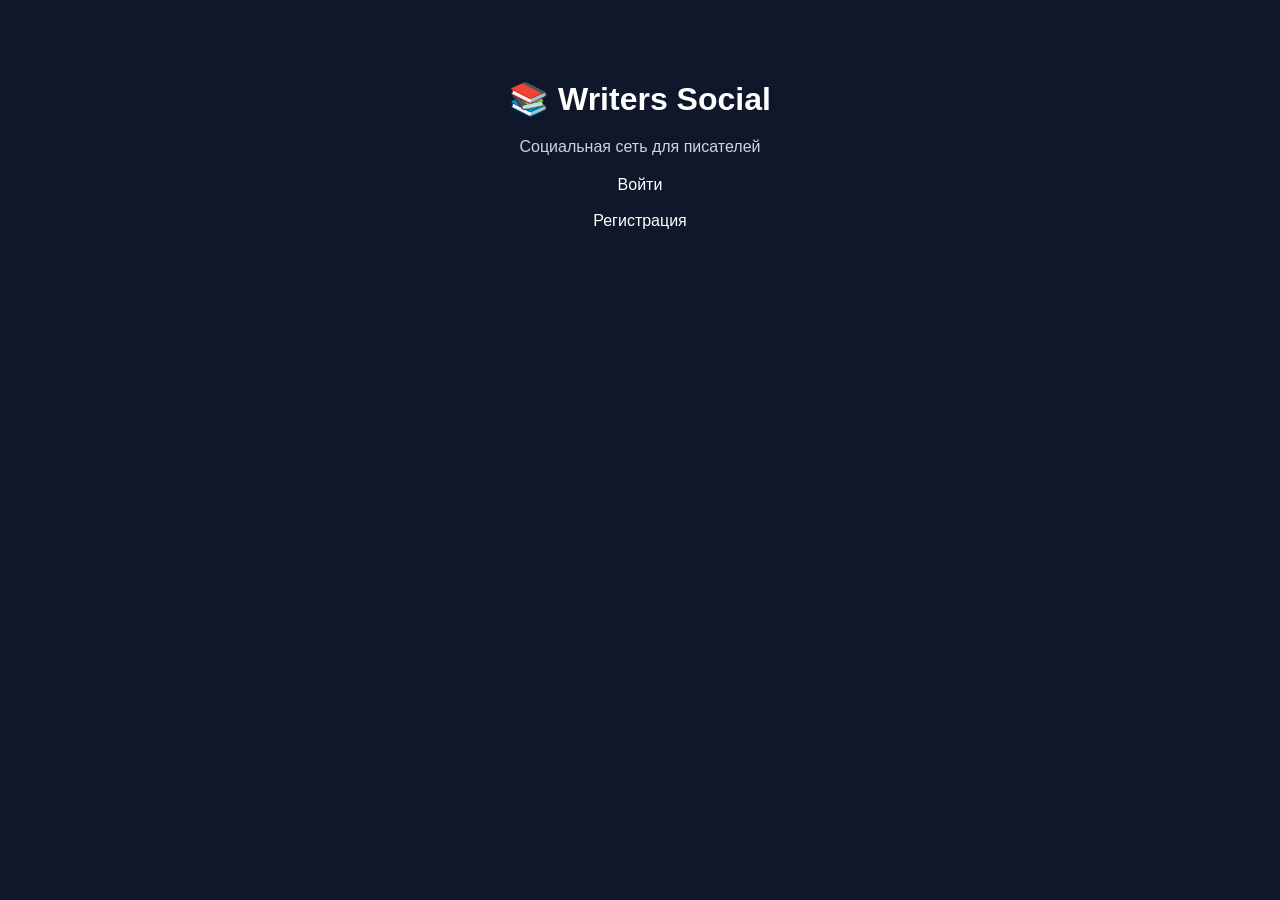
<file: index.html>
<!DOCTYPE html>
<html lang="ru">
<head>
    <meta charset="UTF-8">
    <meta name="viewport" content="width=device-width, initial-scale=1.0">
    <title>Writers Social</title>

    <link rel="stylesheet" href="style.css">
</head>
<body>

<div class="container">

    <h1>📚 Writers Social</h1>

    <p class="subtitle">
        Социальная сеть для писателей
    </p>

    <a href="home.html">Войти</a>
<br><br>
<a href="register.html">Регистрация</a>

    </div>

</div>

</body>
</html>
</file>
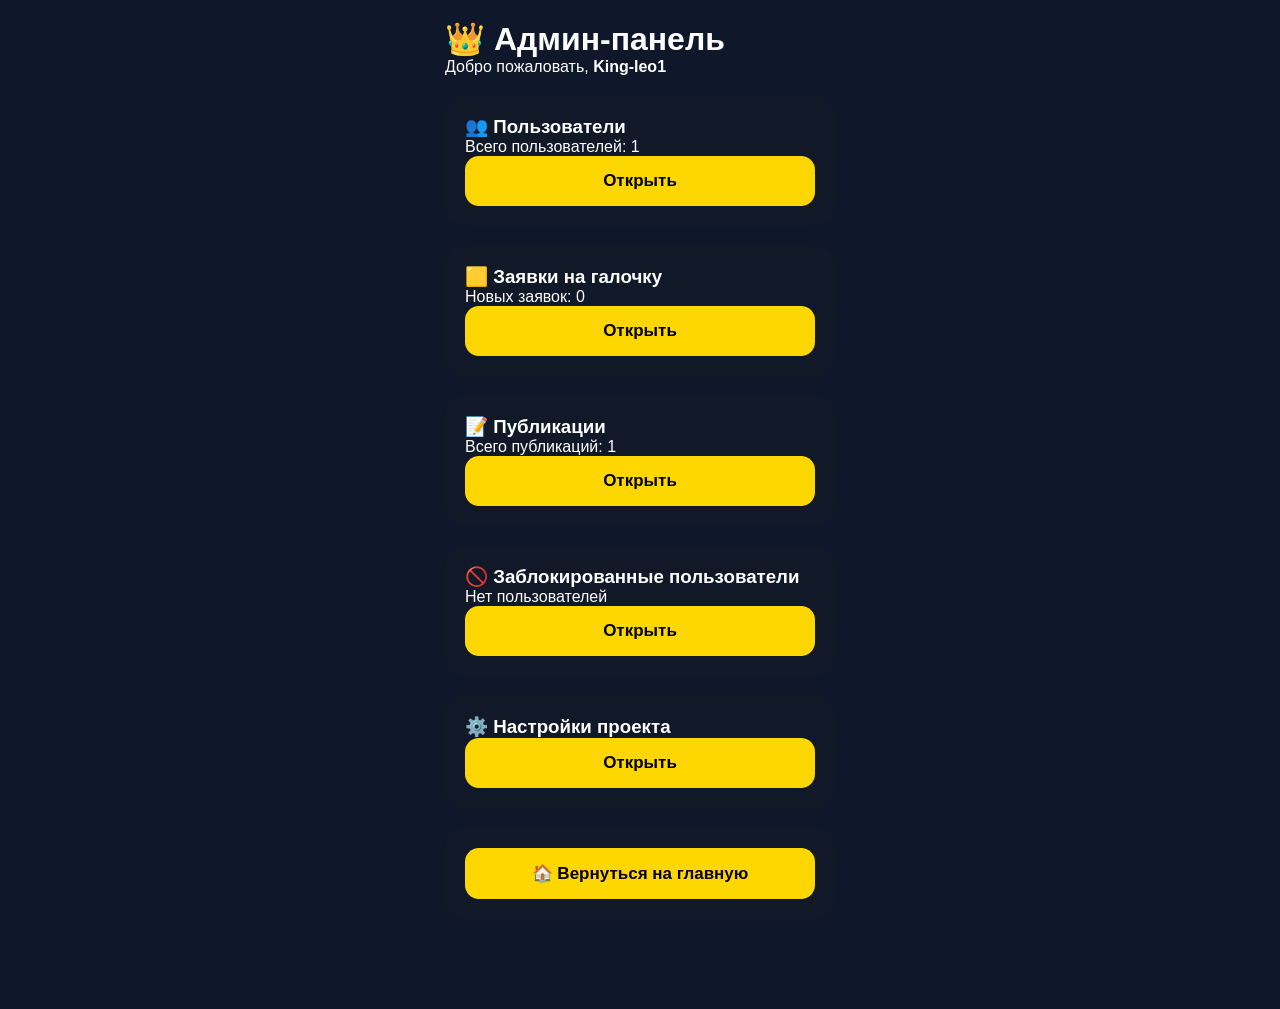
<file: admin-panel.html>
<!DOCTYPE html>
<html lang="ru">
<head>
<meta charset="UTF-8">
<meta name="viewport" content="width=device-width, initial-scale=1.0">
<title>Админ-панель</title>

<link rel="stylesheet" href="style.css">
</head>
<body>

<div class="page">

<h1>👑 Админ-панель</h1>

<p>Добро пожаловать, <b>King-leo1</b></p>

<div class="card">
<h3>👥 Пользователи</h3>
<p>Всего пользователей: 1</p>
<button>Открыть</button>
</div>

<div class="card">
<h3>🟨 Заявки на галочку</h3>
<p>Новых заявок: 0</p>
<button>Открыть</button>
</div>

<div class="card">
<h3>📝 Публикации</h3>
<p>Всего публикаций: 1</p>
<button>Открыть</button>
</div>

<div class="card">
<h3>🚫 Заблокированные пользователи</h3>
<p>Нет пользователей</p>
<button>Открыть</button>
</div>

<div class="card">
<h3>⚙️ Настройки проекта</h3>
<button>Открыть</button>
</div>

<div class="card">
<a href="home.html">
<button>🏠 Вернуться на главную</button>
</a>
</div>

</div>

</body>
</html>
</file>
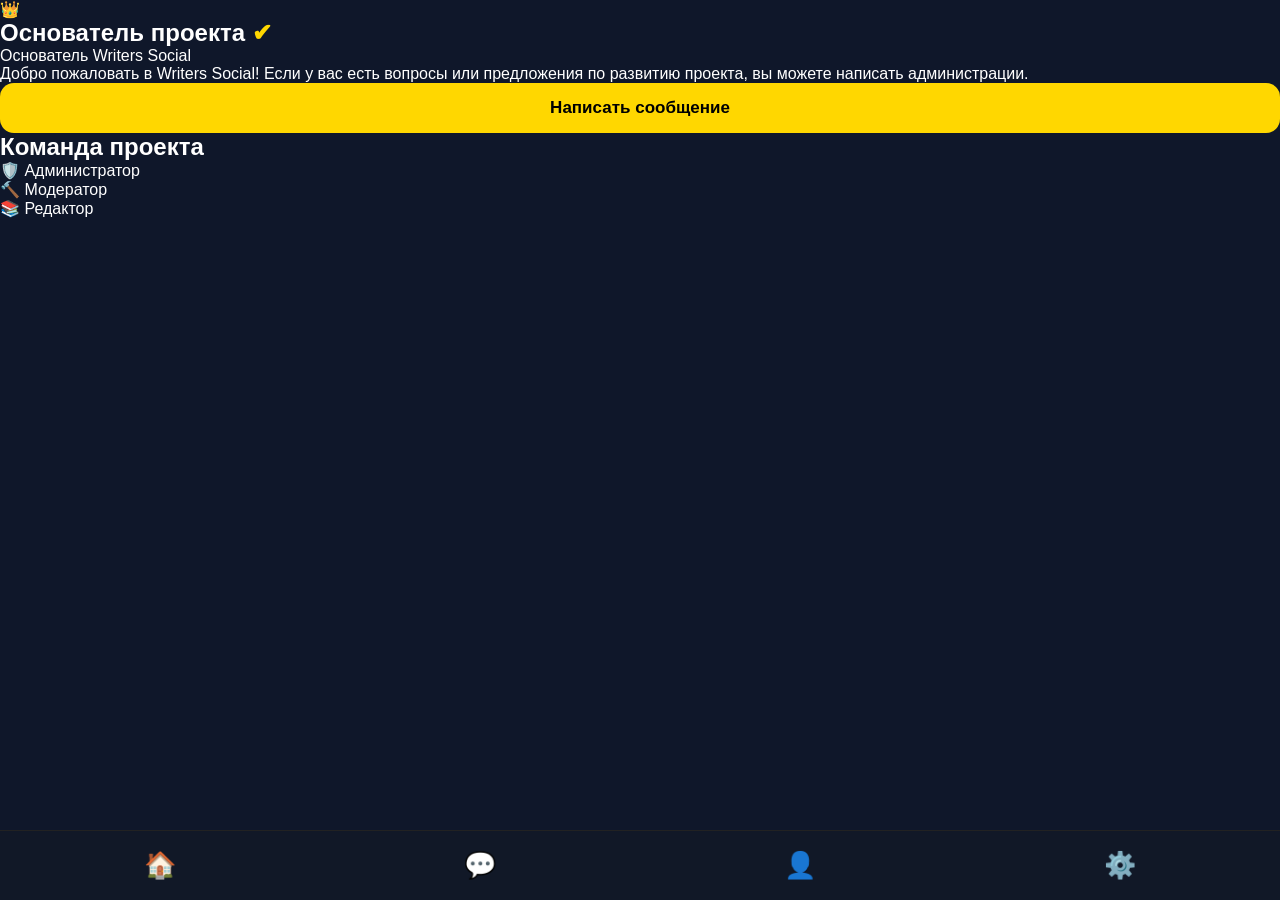
<file: admin.html>
<!DOCTYPE html>
<html lang="ru">
<head>
<meta charset="UTF-8">
<meta name="viewport" content="width=device-width, initial-scale=1.0">
<title>Администрация</title>

<link rel="stylesheet" href="style.css">
</head>

<body>

<div class="admin-page">

<div class="admin-card">

<div class="admin-avatar">👑</div>

<h2>Основатель проекта <span class="verified">✔</span></h2>

<p class="admin-role">Основатель Writers Social</p>

<p>
Добро пожаловать в Writers Social!
Если у вас есть вопросы или предложения по развитию проекта, вы можете написать администрации.
</p>

<button>Написать сообщение</button>

</div>

<h2>Команда проекта</h2>

<div class="team">

<div class="member">
🛡️ Администратор
</div>

<div class="member">
🔨 Модератор
</div>

<div class="member">
📚 Редактор
</div>

</div>

</div>

<nav class="navbar">
<a href="home.html">🏠</a>
<a href="messages.html">💬</a>
<a href="profile.html">👤</a>
<a href="settings.html">⚙️</a>
</nav>

</body>
</html>
</file>
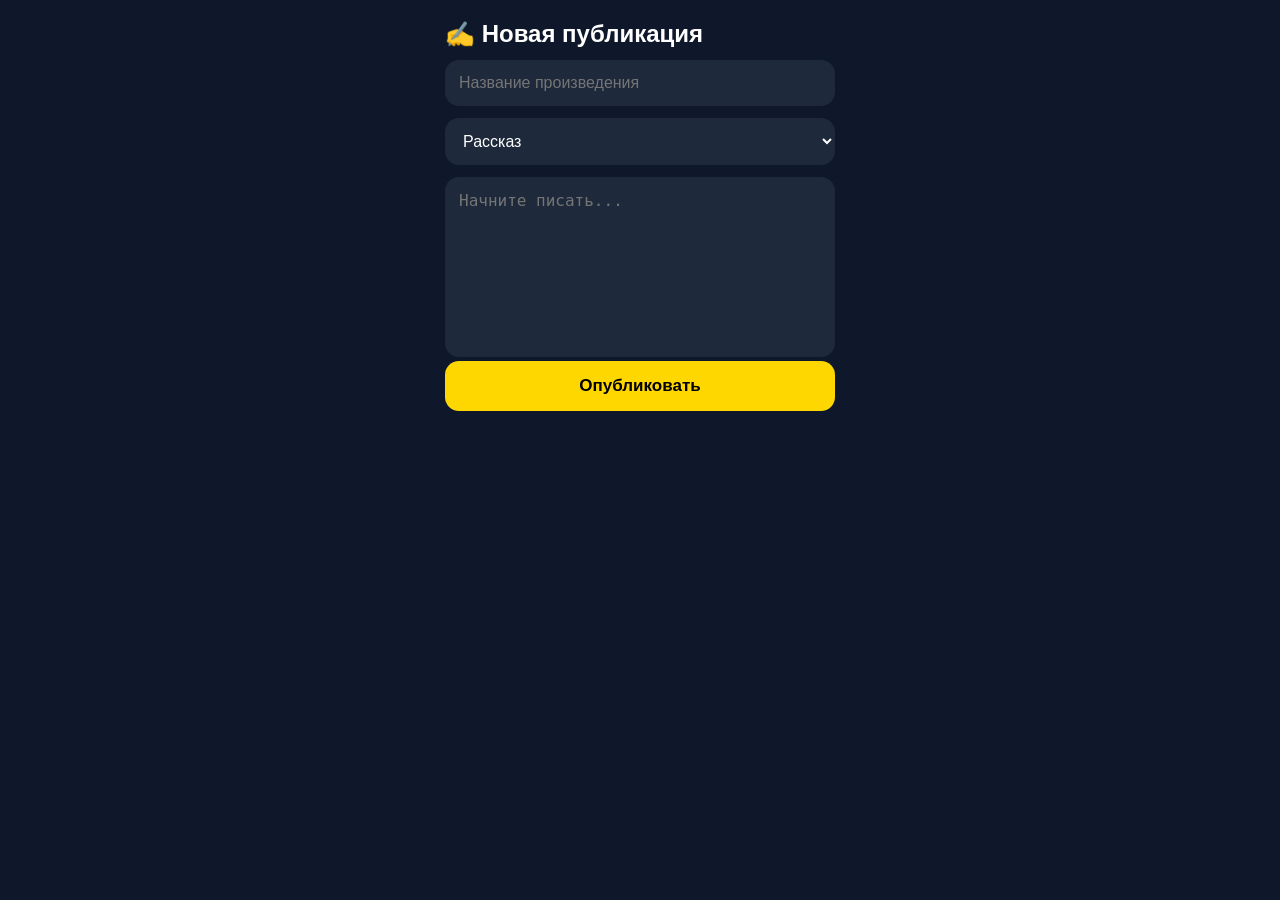
<file: create-post.html>
<!DOCTYPE html>
<html lang="ru">
<head>
<meta charset="UTF-8">
<meta name="viewport" content="width=device-width, initial-scale=1.0">
<title>Новая публикация</title>

<link rel="stylesheet" href="style.css">
</head>

<body>

<div class="page">

<h2>✍️ Новая публикация</h2>

<input type="text" placeholder="Название произведения">

<select>
<option>Рассказ</option>
<option>Роман</option>
<option>Поэзия</option>
<option>Статья</option>
<option>Другое</option>
</select>

<textarea placeholder="Начните писать..."></textarea>

<button>Опубликовать</button>

</div>

</body>
</html>
</file>
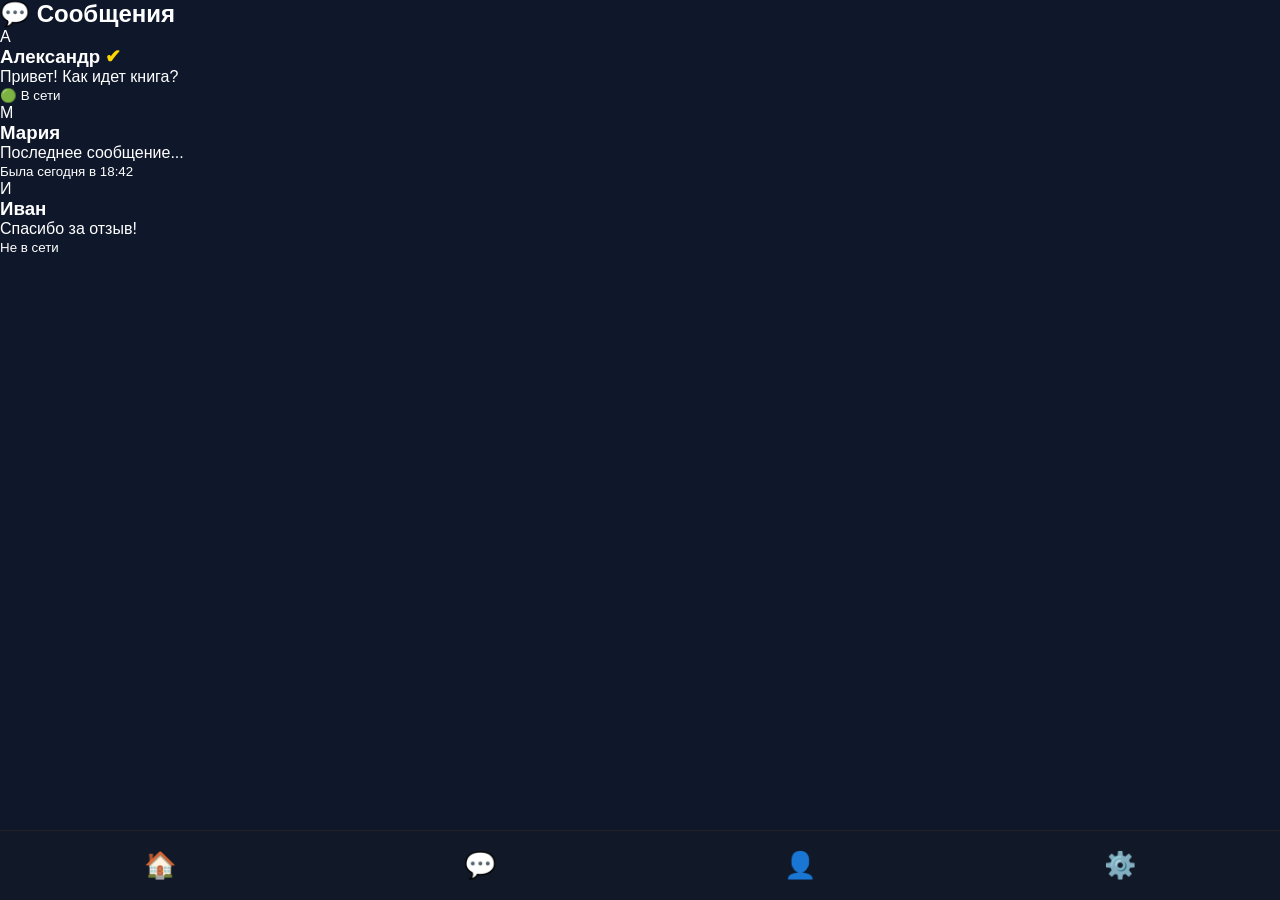
<file: messages.html>
<!DOCTYPE html>
<html lang="ru">
<head>
<meta charset="UTF-8">
<meta name="viewport" content="width=device-width, initial-scale=1.0">
<title>Сообщения</title>

<link rel="stylesheet" href="style.css">
</head>

<body>

<div class="messages-page">

<h2>💬 Сообщения</h2>

<div class="chat">

<div class="avatar-small">А</div>

<div>

<h3>Александр <span class="verified">✔</span></h3>

<p>Привет! Как идет книга?</p>

<small>🟢 В сети</small>

</div>

</div>

<div class="chat">

<div class="avatar-small">М</div>

<div>

<h3>Мария</h3>

<p>Последнее сообщение...</p>

<small>Была сегодня в 18:42</small>

</div>

</div>

<div class="chat">

<div class="avatar-small">И</div>

<div>

<h3>Иван</h3>

<p>Спасибо за отзыв!</p>

<small>Не в сети</small>

</div>

</div>

</div>

<nav class="navbar">

<a href="home.html">🏠</a>

<a href="messages.html">💬</a>

<a href="profile.html">👤</a>

<a href="settings.html">⚙️</a>

</nav>

</body>
</html>
</file>
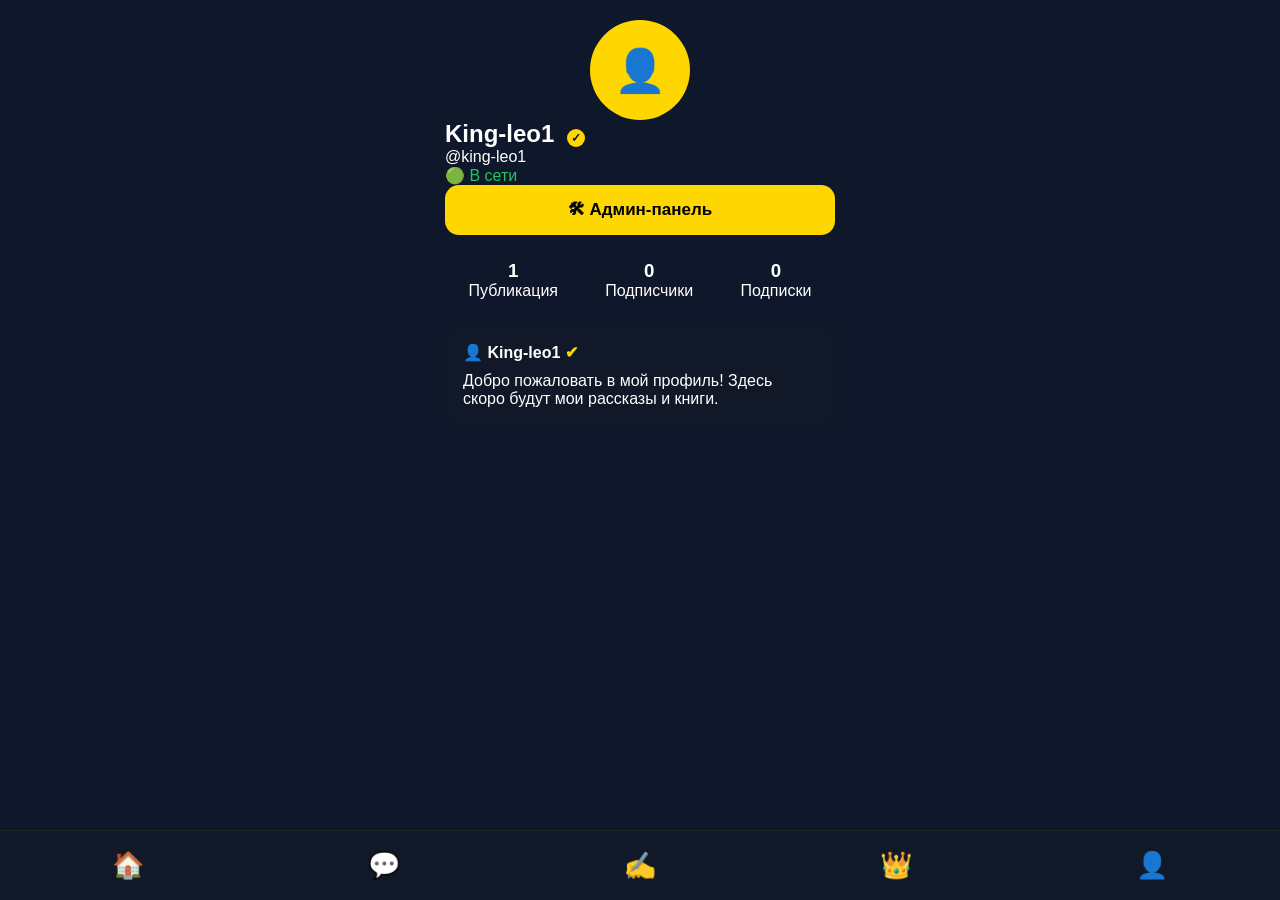
<file: profile.html>
<!DOCTYPE html>
<html lang="ru">
<head>
<meta charset="UTF-8">
<meta name="viewport" content="width=device-width, initial-scale=1.0">
<title>Профиль</title>

<link rel="stylesheet" href="style.css">
</head>
<body>

<div class="page">

<div class="avatar">👤</div>

<h2>
King-leo1 <span class="verified-badge">✓</span>
</h2>

<p>@king-leo1</p>

<p class="online">🟢 В сети</p>
  <a href="admin-panel.html">
<button>🛠 Админ-панель</button>
</a>

<div class="stats">

<div>
<h3>1</h3>
<p>Публикация</p>
</div>

<div>
<h3>0</h3>
<p>Подписчики</p>
</div>

<div>
<h3>0</h3>
<p>Подписки</p>
</div>

</div>

<div class="post">

<div class="post-user">
👤 King-leo1 <span class="verified">✔</span>
</div>

<p>
Добро пожаловать в мой профиль!
Здесь скоро будут мои рассказы и книги.
</p>

</div>

</div>

<nav class="navbar">

<a href="home.html">🏠</a>

<a href="messages.html">💬</a>

<a href="create-post.html">✍️</a>

<a href="admin.html">👑</a>

<a href="profile.html">👤</a>

</nav>

</body>
</html>
</file>
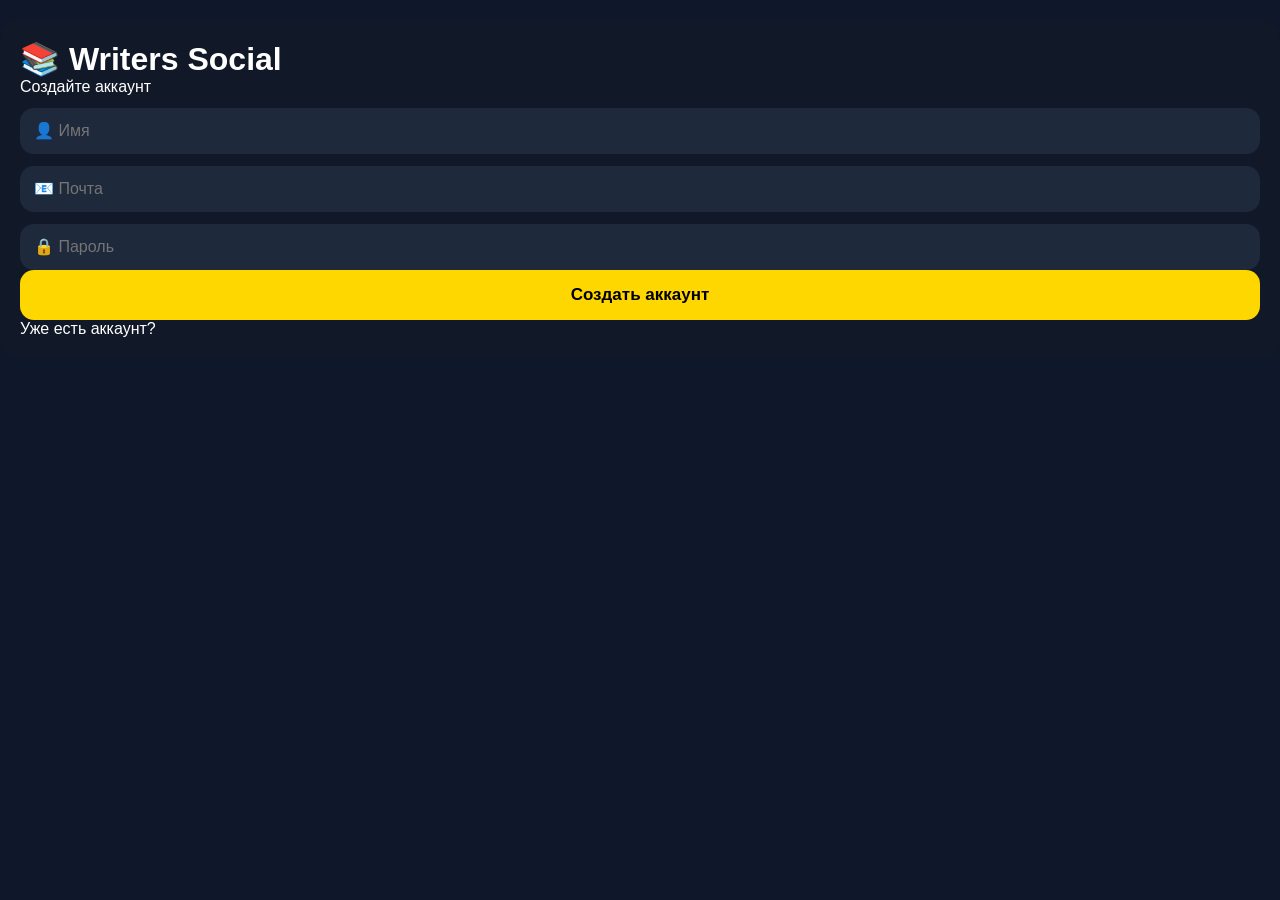
<file: register.html>
<!DOCTYPE html>
<html lang="ru">
<head>
<meta charset="UTF-8">
<meta name="viewport" content="width=device-width, initial-scale=1.0">
<title>Регистрация</title>

<link rel="stylesheet" href="style.css">
</head>
<body>

<div class="card">

<h1>📚 Writers Social</h1>

<p>Создайте аккаунт</p>

<input type="text" placeholder="👤 Имя">

<input type="email" placeholder="📧 Почта">

<input type="password" placeholder="🔒 Пароль">

<button>Создать аккаунт</button>

<a href="index.html">Уже есть аккаунт?</a>

</div>

</body>
</html>
</file>
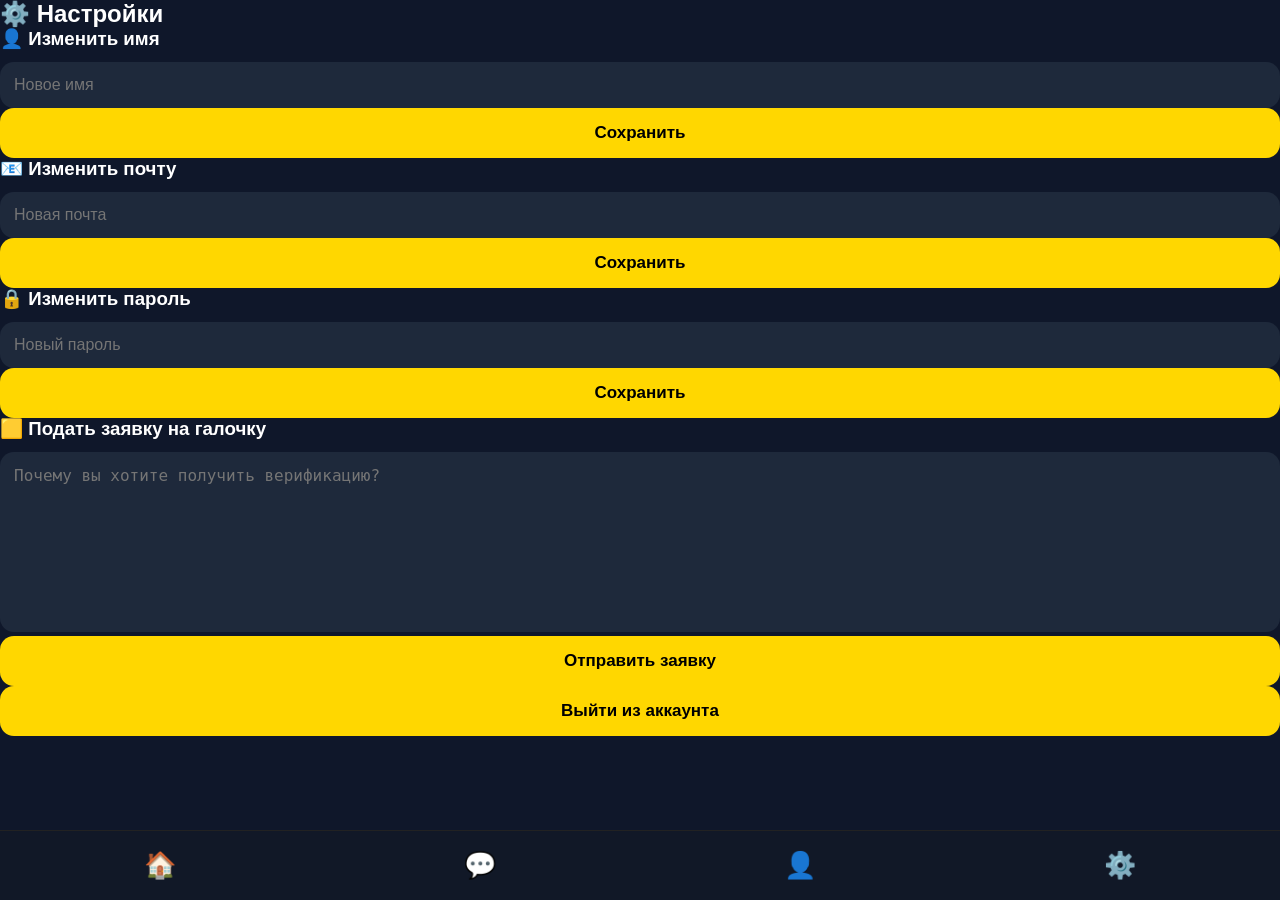
<file: settings.html>
<!DOCTYPE html>
<html lang="ru">
<head>
<meta charset="UTF-8">
<meta name="viewport" content="width=device-width, initial-scale=1.0">
<title>Настройки</title>

<link rel="stylesheet" href="style.css">
</head>

<body>

<div class="settings-page">

<h2>⚙️ Настройки</h2>

<div class="setting-card">
<h3>👤 Изменить имя</h3>
<input type="text" placeholder="Новое имя">
<button>Сохранить</button>
</div>

<div class="setting-card">
<h3>📧 Изменить почту</h3>
<input type="email" placeholder="Новая почта">
<button>Сохранить</button>
</div>

<div class="setting-card">
<h3>🔒 Изменить пароль</h3>
<input type="password" placeholder="Новый пароль">
<button>Сохранить</button>
</div>

<div class="setting-card">
<h3>🟨 Подать заявку на галочку</h3>

<textarea placeholder="Почему вы хотите получить верификацию?"></textarea>

<button>Отправить заявку</button>

</div>

<div class="setting-card">

<button class="logout">
Выйти из аккаунта
</button>

</div>

</div>

<nav class="navbar">

<a href="home.html">🏠</a>

<a href="messages.html">💬</a>

<a href="profile.html">👤</a>

<a href="settings.html">⚙️</a>

</nav>

</body>
</html>
</file>
<file: style.css>
/* ===========================
   Writers Social v1.0
   =========================== */

*{
    margin:0;
    padding:0;
    box-sizing:border-box;
}

body{
    background:#0f172a;
    color:#fff;
    font-family:-apple-system,BlinkMacSystemFont,"Segoe UI",sans-serif;
}

a{
    color:inherit;
    text-decoration:none;
}

button{
    cursor:pointer;
    border:none;
    transition:.2s;
}

button:active{
    transform:scale(.97);
}

input,
textarea,
select{
    width:100%;
    padding:14px;
    margin-top:12px;
    border:none;
    border-radius:14px;
    background:#1e293b;
    color:white;
    font-size:16px;
    outline:none;
}

textarea{
    resize:none;
    min-height:180px;
}

.page{
    max-width:430px;
    margin:auto;
    padding:20px;
    padding-bottom:90px;
}

.card{
    background:#111827;
    border-radius:20px;
    padding:20px;
    margin-top:20px;
}

.gold{
    background:#FFD700;
    color:black;
    font-weight:bold;
}

button{
    width:100%;
    padding:15px;
    border-radius:14px;
    font-size:17px;
    background:#FFD700;
    color:black;
    font-weight:bold;
}

.header{
    position:sticky;
    top:0;
    background:#111827;
    padding:18px;
    display:flex;
    justify-content:space-between;
    align-items:center;
    border-bottom:1px solid #222;
    z-index:100;
}

.header h2{
    color:#FFD700;
}

.navbar{
    position:fixed;
    bottom:0;
    left:0;
    right:0;
    height:70px;
    background:#111827;
    display:flex;
    justify-content:space-around;
    align-items:center;
    border-top:1px solid #222;
}

.navbar a{
    font-size:26px;
}

.avatar{
    width:100px;
    height:100px;
    border-radius:50%;
    background:#FFD700;
    color:black;
    display:flex;
    align-items:center;
    justify-content:center;
    font-size:42px;
    margin:auto;
}

.verified{
    color:#FFD700;
}

.online{
    color:#22c55e;
}

.post{
    background:#111827;
    border-radius:18px;
    padding:18px;
    margin-top:18px;
}

.post-user{
    font-weight:bold;
    margin-bottom:10px;
}

.post-actions{
    display:flex;
    justify-content:space-between;
    margin-top:18px;
    color:#ccc;
}

.stats{
    display:flex;
    justify-content:space-around;
    margin:25px 0;
    text-align:center;
}

.setting{
    background:#111827;
    border-radius:18px;
    padding:18px;
    margin-bottom:18px;
}
.container{
    max-width:430px;
    margin:60px auto;
    padding:20px;
    text-align:center;
}

.subtitle{
    margin:20px 0;
    color:#cbd5e1;
}

.buttons{
    display:flex;
    flex-direction:column;
    gap:15px;
}

.gold-button{
    display:block;
    background:#FFD700;
    color:#000;
    padding:16px;
    border-radius:14px;
    font-weight:bold;
    text-align:center;
}
.verified-badge{
    display:inline-flex;
    justify-content:center;
    align-items:center;
    width:18px;
    height:18px;
    margin-left:6px;
    border-radius:50%;
    background:#FFD700;
    color:#111827;
    font-size:12px;
    font-weight:bold;
    line-height:1;
}
</file>
